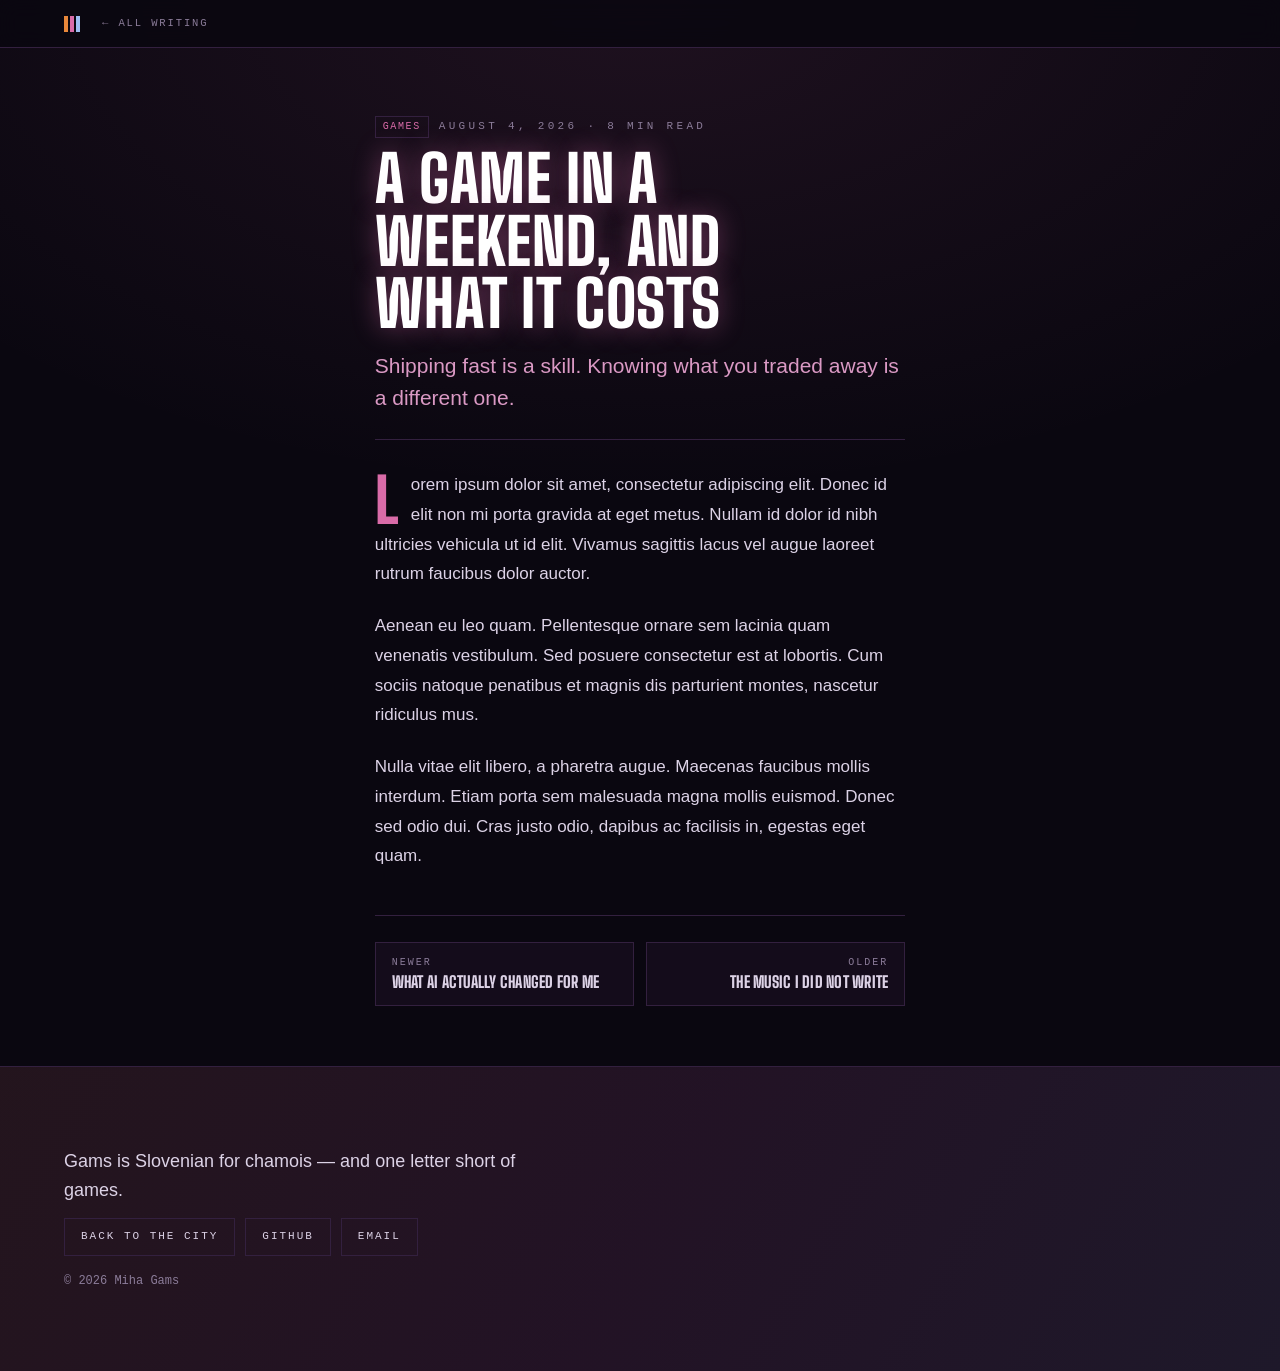
<file: writing/a-game-in-a-weekend.html>
<!doctype html>
<html lang="en">
<head>
<meta charset="utf-8">
<meta name="viewport" content="width=device-width, initial-scale=1">
<title>A game in a weekend, and what it costs — GAM(E)S</title>
<meta name="description" content="Shipping fast is a skill. Knowing what you traded away is a different one.">
<link rel="canonical" href="https://mihagams.vercel.app/writing/a-game-in-a-weekend.html">
<meta property="og:title" content="A game in a weekend, and what it costs">
<meta property="og:description" content="Shipping fast is a skill. Knowing what you traded away is a different one.">
<meta property="og:type" content="article">
<meta property="og:image" content="https://mihagams.vercel.app/assets/og.jpg">
<meta name="twitter:card" content="summary_large_image">
<link rel="icon" href="data:image/svg+xml,%3Csvg xmlns='http://www.w3.org/2000/svg' viewBox='0 0 32 32'%3E%3Crect width='32' height='32' fill='%230A0710'/%3E%3Cpath d='M8 5h2v3H8zm2 3h2v3h-2zm2 3h2v3h-2zm2 3h2v4h-2zM24 5h-2v3h2zm-2 3h-2v3h2zm-2 3h-2v3h2zm-2 3h-2v4h2zM12 17h8v4h-8zm1 4h2v4h-2zm4 0h2v4h-2zm-2 4h2v3h-2z' fill='%23F3B269'/%3E%3C/svg%3E">
<link rel="stylesheet" href="../style.css">
<script type="application/ld+json">
{"@context":"https://schema.org","@type":"BlogPosting","headline":"A game in a weekend, and what it costs",
 "datePublished":"2026-08-04","author":{"@type":"Person","name":"Miha Gams"},
 "mainEntityOfPage":"https://mihagams.vercel.app/writing/a-game-in-a-weekend.html"}
</script>
</head>
<body class="reading" style="--c:var(--magenta)">
<a class="skip" href="#article">Skip to the article</a>

<nav class="stickynav on" aria-label="Main">
  <a class="mark" href="../index.html" aria-label="Back to GAM(E)S">
    <i style="background:var(--sodium)"></i><i style="background:var(--magenta)"></i><i style="background:var(--beam)"></i>
  </a>
  <a href="../index.html#writing">&#8592; All writing</a>
</nav>

<main class="article-wrap">
  <article id="article" class="article">
    <p class="eyebrow"><span class="post-tag">Games</span>
      <time datetime="2026-08-04">August 4, 2026</time> · 8 min read</p>
    <h1>A game in a weekend, and what it costs</h1>
    <p class="lede">Shipping fast is a skill. Knowing what you traded away is a different one.</p>
    <div class="article-body">
      <p>Lorem ipsum dolor sit amet, consectetur adipiscing elit. Donec id elit non mi porta gravida at eget metus. Nullam id dolor id nibh ultricies vehicula ut id elit. Vivamus sagittis lacus vel augue laoreet rutrum faucibus dolor auctor.</p>
      <p>Aenean eu leo quam. Pellentesque ornare sem lacinia quam venenatis vestibulum. Sed posuere consectetur est at lobortis. Cum sociis natoque penatibus et magnis dis parturient montes, nascetur ridiculus mus.</p>
      <p>Nulla vitae elit libero, a pharetra augue. Maecenas faucibus mollis interdum. Etiam porta sem malesuada magna mollis euismod. Donec sed odio dui. Cras justo odio, dapibus ac facilisis in, egestas eget quam.</p>
    </div>
  </article>

  <nav class="postnav" aria-label="More writing">
      <a class="pn prev" href="what-ai-actually-changed.html"><span>Newer</span>What AI actually changed for me</a>
      <a class="pn next" href="music-i-did-not-write.html"><span>Older</span>The music I did not write</a>
  </nav>
</main>

<footer class="outro">
  <div class="outro-body">
    <p class="outro-line">Gams is Slovenian for chamois — and one letter short of games.</p>
    <div class="links">
      <a href="../index.html">Back to the city</a>
      <a href="https://github.com/mihagams-blip" rel="me">GitHub</a>
      <a href="mailto:mihagams@gmail.com">Email</a>
    </div>
    <p class="colophon">&copy; 2026 Miha Gams</p>
  </div>
</footer>
</body>
</html>
</file>
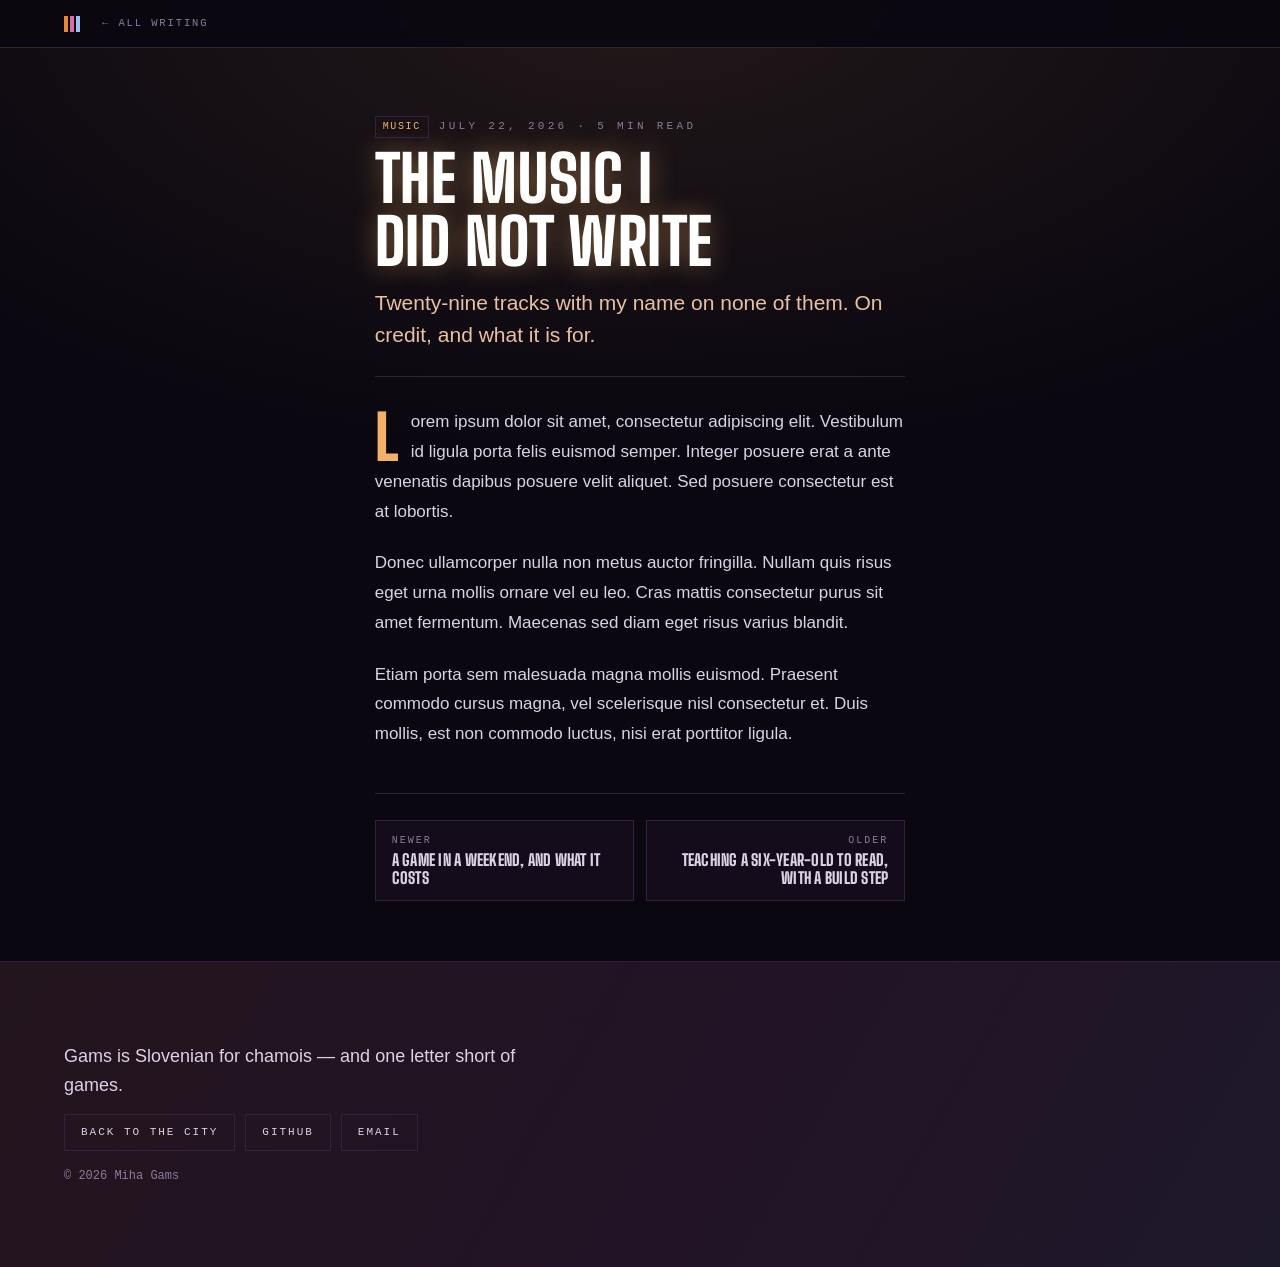
<file: writing/music-i-did-not-write.html>
<!doctype html>
<html lang="en">
<head>
<meta charset="utf-8">
<meta name="viewport" content="width=device-width, initial-scale=1">
<title>The music I did not write — GAM(E)S</title>
<meta name="description" content="Twenty-nine tracks with my name on none of them. On credit, and what it is for.">
<link rel="canonical" href="https://mihagams.vercel.app/writing/music-i-did-not-write.html">
<meta property="og:title" content="The music I did not write">
<meta property="og:description" content="Twenty-nine tracks with my name on none of them. On credit, and what it is for.">
<meta property="og:type" content="article">
<meta property="og:image" content="https://mihagams.vercel.app/assets/og.jpg">
<meta name="twitter:card" content="summary_large_image">
<link rel="icon" href="data:image/svg+xml,%3Csvg xmlns='http://www.w3.org/2000/svg' viewBox='0 0 32 32'%3E%3Crect width='32' height='32' fill='%230A0710'/%3E%3Cpath d='M8 5h2v3H8zm2 3h2v3h-2zm2 3h2v3h-2zm2 3h2v4h-2zM24 5h-2v3h2zm-2 3h-2v3h2zm-2 3h-2v3h2zm-2 3h-2v4h2zM12 17h8v4h-8zm1 4h2v4h-2zm4 0h2v4h-2zm-2 4h2v3h-2z' fill='%23F3B269'/%3E%3C/svg%3E">
<link rel="stylesheet" href="../style.css">
<script type="application/ld+json">
{"@context":"https://schema.org","@type":"BlogPosting","headline":"The music I did not write",
 "datePublished":"2026-07-22","author":{"@type":"Person","name":"Miha Gams"},
 "mainEntityOfPage":"https://mihagams.vercel.app/writing/music-i-did-not-write.html"}
</script>
</head>
<body class="reading" style="--c:var(--sodium-hi)">
<a class="skip" href="#article">Skip to the article</a>

<nav class="stickynav on" aria-label="Main">
  <a class="mark" href="../index.html" aria-label="Back to GAM(E)S">
    <i style="background:var(--sodium)"></i><i style="background:var(--magenta)"></i><i style="background:var(--beam)"></i>
  </a>
  <a href="../index.html#writing">&#8592; All writing</a>
</nav>

<main class="article-wrap">
  <article id="article" class="article">
    <p class="eyebrow"><span class="post-tag">Music</span>
      <time datetime="2026-07-22">July 22, 2026</time> · 5 min read</p>
    <h1>The music I did not write</h1>
    <p class="lede">Twenty-nine tracks with my name on none of them. On credit, and what it is for.</p>
    <div class="article-body">
      <p>Lorem ipsum dolor sit amet, consectetur adipiscing elit. Vestibulum id ligula porta felis euismod semper. Integer posuere erat a ante venenatis dapibus posuere velit aliquet. Sed posuere consectetur est at lobortis.</p>
      <p>Donec ullamcorper nulla non metus auctor fringilla. Nullam quis risus eget urna mollis ornare vel eu leo. Cras mattis consectetur purus sit amet fermentum. Maecenas sed diam eget risus varius blandit.</p>
      <p>Etiam porta sem malesuada magna mollis euismod. Praesent commodo cursus magna, vel scelerisque nisl consectetur et. Duis mollis, est non commodo luctus, nisi erat porttitor ligula.</p>
    </div>
  </article>

  <nav class="postnav" aria-label="More writing">
      <a class="pn prev" href="a-game-in-a-weekend.html"><span>Newer</span>A game in a weekend, and what it costs</a>
      <a class="pn next" href="teaching-a-six-year-old-to-read.html"><span>Older</span>Teaching a six-year-old to read, with a build step</a>
  </nav>
</main>

<footer class="outro">
  <div class="outro-body">
    <p class="outro-line">Gams is Slovenian for chamois — and one letter short of games.</p>
    <div class="links">
      <a href="../index.html">Back to the city</a>
      <a href="https://github.com/mihagams-blip" rel="me">GitHub</a>
      <a href="mailto:mihagams@gmail.com">Email</a>
    </div>
    <p class="colophon">&copy; 2026 Miha Gams</p>
  </div>
</footer>
</body>
</html>
</file>
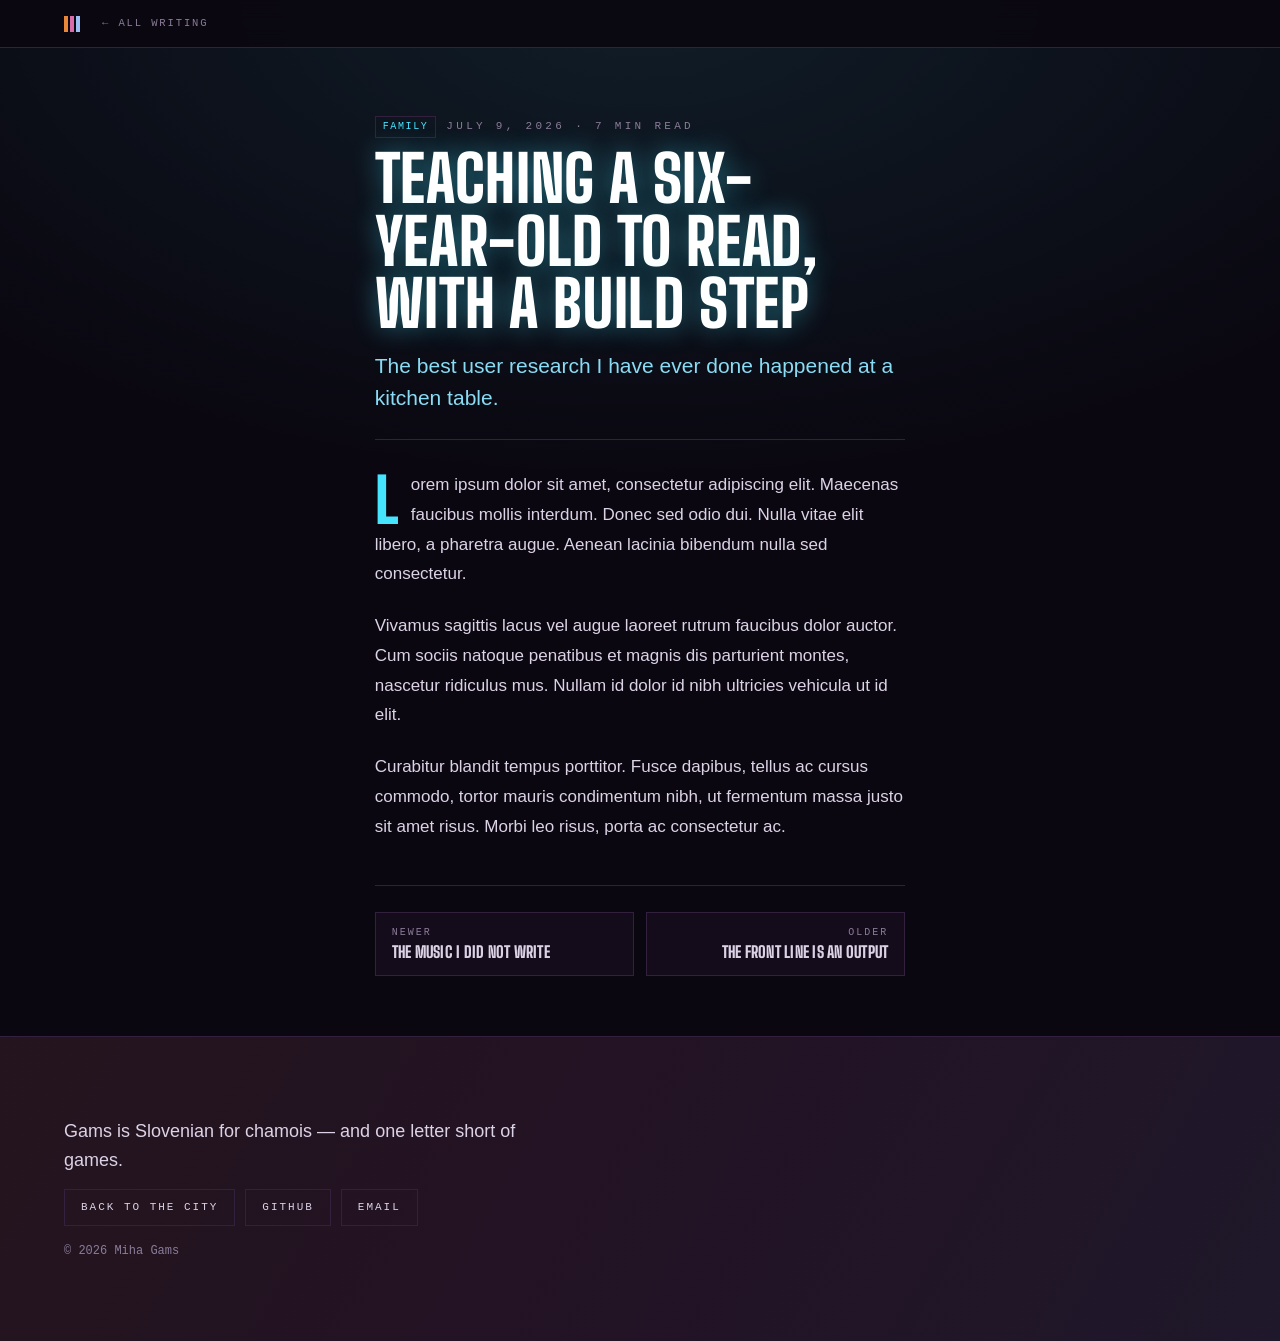
<file: writing/teaching-a-six-year-old-to-read.html>
<!doctype html>
<html lang="en">
<head>
<meta charset="utf-8">
<meta name="viewport" content="width=device-width, initial-scale=1">
<title>Teaching a six-year-old to read, with a build step — GAM(E)S</title>
<meta name="description" content="The best user research I have ever done happened at a kitchen table.">
<link rel="canonical" href="https://mihagams.vercel.app/writing/teaching-a-six-year-old-to-read.html">
<meta property="og:title" content="Teaching a six-year-old to read, with a build step">
<meta property="og:description" content="The best user research I have ever done happened at a kitchen table.">
<meta property="og:type" content="article">
<meta property="og:image" content="https://mihagams.vercel.app/assets/og.jpg">
<meta name="twitter:card" content="summary_large_image">
<link rel="icon" href="data:image/svg+xml,%3Csvg xmlns='http://www.w3.org/2000/svg' viewBox='0 0 32 32'%3E%3Crect width='32' height='32' fill='%230A0710'/%3E%3Cpath d='M8 5h2v3H8zm2 3h2v3h-2zm2 3h2v3h-2zm2 3h2v4h-2zM24 5h-2v3h2zm-2 3h-2v3h2zm-2 3h-2v3h2zm-2 3h-2v4h2zM12 17h8v4h-8zm1 4h2v4h-2zm4 0h2v4h-2zm-2 4h2v3h-2z' fill='%23F3B269'/%3E%3C/svg%3E">
<link rel="stylesheet" href="../style.css">
<script type="application/ld+json">
{"@context":"https://schema.org","@type":"BlogPosting","headline":"Teaching a six-year-old to read, with a build step",
 "datePublished":"2026-07-09","author":{"@type":"Person","name":"Miha Gams"},
 "mainEntityOfPage":"https://mihagams.vercel.app/writing/teaching-a-six-year-old-to-read.html"}
</script>
</head>
<body class="reading" style="--c:var(--cyan)">
<a class="skip" href="#article">Skip to the article</a>

<nav class="stickynav on" aria-label="Main">
  <a class="mark" href="../index.html" aria-label="Back to GAM(E)S">
    <i style="background:var(--sodium)"></i><i style="background:var(--magenta)"></i><i style="background:var(--beam)"></i>
  </a>
  <a href="../index.html#writing">&#8592; All writing</a>
</nav>

<main class="article-wrap">
  <article id="article" class="article">
    <p class="eyebrow"><span class="post-tag">Family</span>
      <time datetime="2026-07-09">July 9, 2026</time> · 7 min read</p>
    <h1>Teaching a six-year-old to read, with a build step</h1>
    <p class="lede">The best user research I have ever done happened at a kitchen table.</p>
    <div class="article-body">
      <p>Lorem ipsum dolor sit amet, consectetur adipiscing elit. Maecenas faucibus mollis interdum. Donec sed odio dui. Nulla vitae elit libero, a pharetra augue. Aenean lacinia bibendum nulla sed consectetur.</p>
      <p>Vivamus sagittis lacus vel augue laoreet rutrum faucibus dolor auctor. Cum sociis natoque penatibus et magnis dis parturient montes, nascetur ridiculus mus. Nullam id dolor id nibh ultricies vehicula ut id elit.</p>
      <p>Curabitur blandit tempus porttitor. Fusce dapibus, tellus ac cursus commodo, tortor mauris condimentum nibh, ut fermentum massa justo sit amet risus. Morbi leo risus, porta ac consectetur ac.</p>
    </div>
  </article>

  <nav class="postnav" aria-label="More writing">
      <a class="pn prev" href="music-i-did-not-write.html"><span>Newer</span>The music I did not write</a>
      <a class="pn next" href="the-front-line-is-an-output.html"><span>Older</span>The front line is an output</a>
  </nav>
</main>

<footer class="outro">
  <div class="outro-body">
    <p class="outro-line">Gams is Slovenian for chamois — and one letter short of games.</p>
    <div class="links">
      <a href="../index.html">Back to the city</a>
      <a href="https://github.com/mihagams-blip" rel="me">GitHub</a>
      <a href="mailto:mihagams@gmail.com">Email</a>
    </div>
    <p class="colophon">&copy; 2026 Miha Gams</p>
  </div>
</footer>
</body>
</html>
</file>
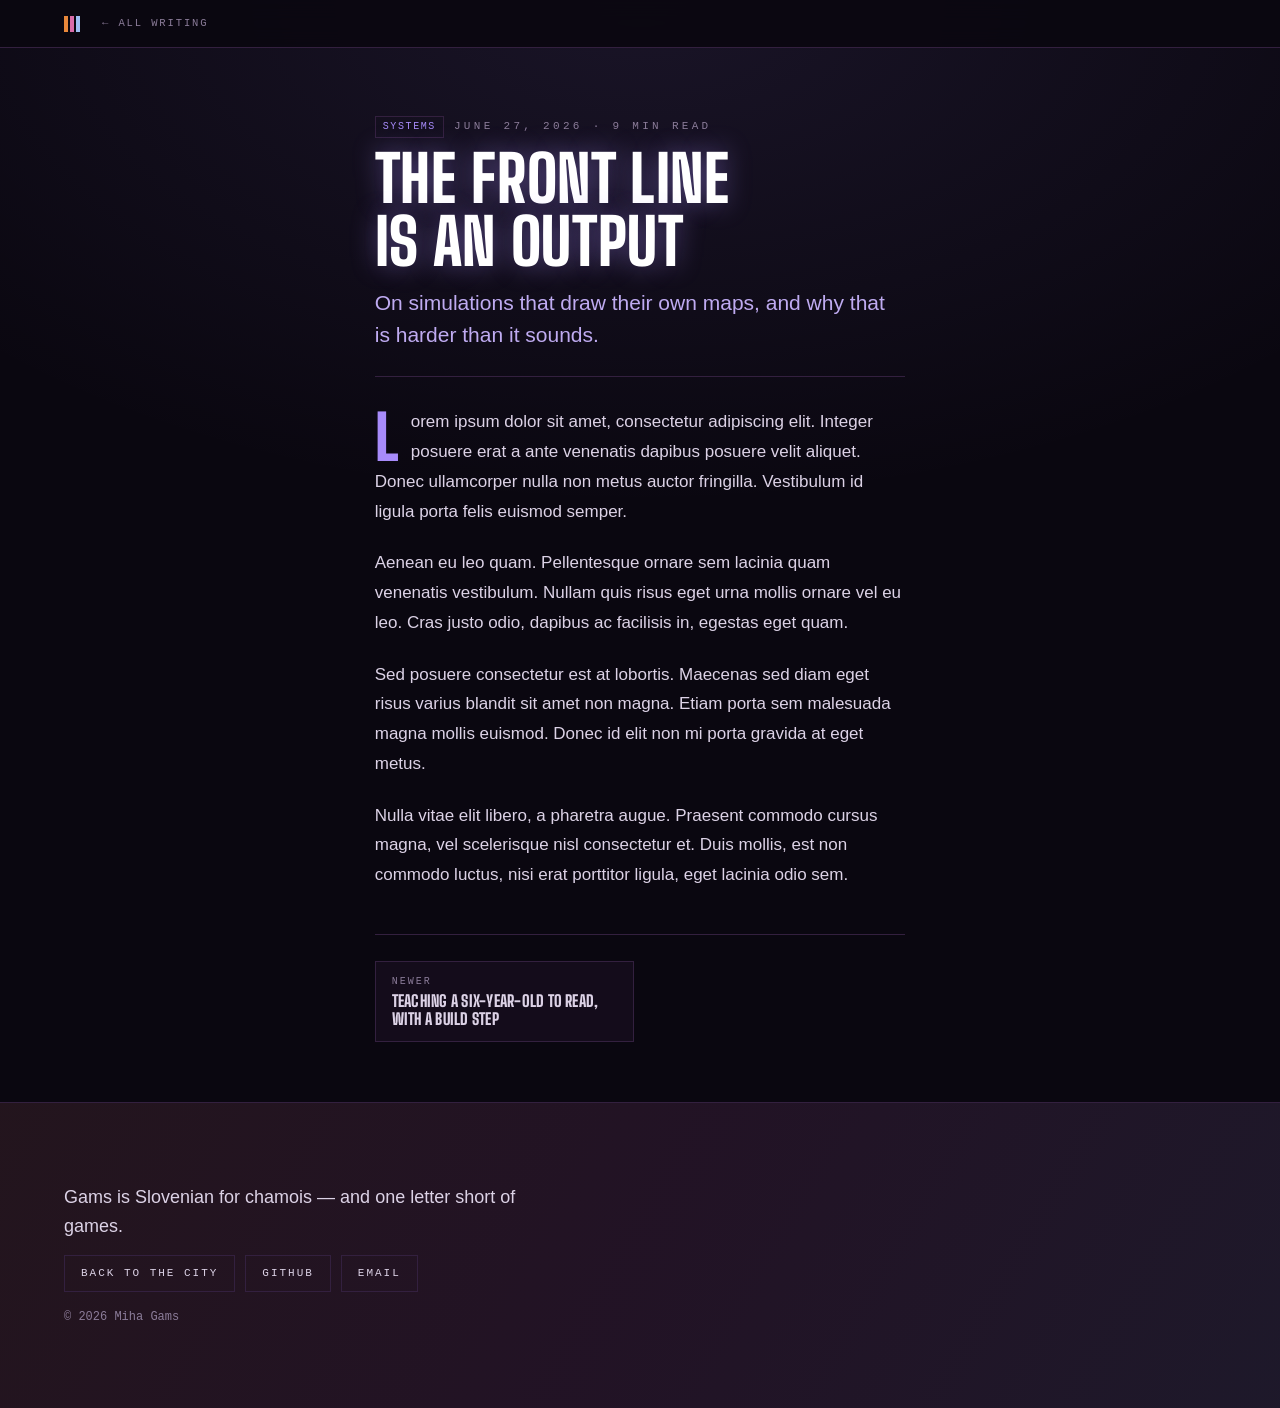
<file: writing/the-front-line-is-an-output.html>
<!doctype html>
<html lang="en">
<head>
<meta charset="utf-8">
<meta name="viewport" content="width=device-width, initial-scale=1">
<title>The front line is an output — GAM(E)S</title>
<meta name="description" content="On simulations that draw their own maps, and why that is harder than it sounds.">
<link rel="canonical" href="https://mihagams.vercel.app/writing/the-front-line-is-an-output.html">
<meta property="og:title" content="The front line is an output">
<meta property="og:description" content="On simulations that draw their own maps, and why that is harder than it sounds.">
<meta property="og:type" content="article">
<meta property="og:image" content="https://mihagams.vercel.app/assets/og.jpg">
<meta name="twitter:card" content="summary_large_image">
<link rel="icon" href="data:image/svg+xml,%3Csvg xmlns='http://www.w3.org/2000/svg' viewBox='0 0 32 32'%3E%3Crect width='32' height='32' fill='%230A0710'/%3E%3Cpath d='M8 5h2v3H8zm2 3h2v3h-2zm2 3h2v3h-2zm2 3h2v4h-2zM24 5h-2v3h2zm-2 3h-2v3h2zm-2 3h-2v3h2zm-2 3h-2v4h2zM12 17h8v4h-8zm1 4h2v4h-2zm4 0h2v4h-2zm-2 4h2v3h-2z' fill='%23F3B269'/%3E%3C/svg%3E">
<link rel="stylesheet" href="../style.css">
<script type="application/ld+json">
{"@context":"https://schema.org","@type":"BlogPosting","headline":"The front line is an output",
 "datePublished":"2026-06-27","author":{"@type":"Person","name":"Miha Gams"},
 "mainEntityOfPage":"https://mihagams.vercel.app/writing/the-front-line-is-an-output.html"}
</script>
</head>
<body class="reading" style="--c:var(--violet)">
<a class="skip" href="#article">Skip to the article</a>

<nav class="stickynav on" aria-label="Main">
  <a class="mark" href="../index.html" aria-label="Back to GAM(E)S">
    <i style="background:var(--sodium)"></i><i style="background:var(--magenta)"></i><i style="background:var(--beam)"></i>
  </a>
  <a href="../index.html#writing">&#8592; All writing</a>
</nav>

<main class="article-wrap">
  <article id="article" class="article">
    <p class="eyebrow"><span class="post-tag">Systems</span>
      <time datetime="2026-06-27">June 27, 2026</time> · 9 min read</p>
    <h1>The front line is an output</h1>
    <p class="lede">On simulations that draw their own maps, and why that is harder than it sounds.</p>
    <div class="article-body">
      <p>Lorem ipsum dolor sit amet, consectetur adipiscing elit. Integer posuere erat a ante venenatis dapibus posuere velit aliquet. Donec ullamcorper nulla non metus auctor fringilla. Vestibulum id ligula porta felis euismod semper.</p>
      <p>Aenean eu leo quam. Pellentesque ornare sem lacinia quam venenatis vestibulum. Nullam quis risus eget urna mollis ornare vel eu leo. Cras justo odio, dapibus ac facilisis in, egestas eget quam.</p>
      <p>Sed posuere consectetur est at lobortis. Maecenas sed diam eget risus varius blandit sit amet non magna. Etiam porta sem malesuada magna mollis euismod. Donec id elit non mi porta gravida at eget metus.</p>
      <p>Nulla vitae elit libero, a pharetra augue. Praesent commodo cursus magna, vel scelerisque nisl consectetur et. Duis mollis, est non commodo luctus, nisi erat porttitor ligula, eget lacinia odio sem.</p>
    </div>
  </article>

  <nav class="postnav" aria-label="More writing">
      <a class="pn prev" href="teaching-a-six-year-old-to-read.html"><span>Newer</span>Teaching a six-year-old to read, with a build step</a>
  </nav>
</main>

<footer class="outro">
  <div class="outro-body">
    <p class="outro-line">Gams is Slovenian for chamois — and one letter short of games.</p>
    <div class="links">
      <a href="../index.html">Back to the city</a>
      <a href="https://github.com/mihagams-blip" rel="me">GitHub</a>
      <a href="mailto:mihagams@gmail.com">Email</a>
    </div>
    <p class="colophon">&copy; 2026 Miha Gams</p>
  </div>
</footer>
</body>
</html>
</file>
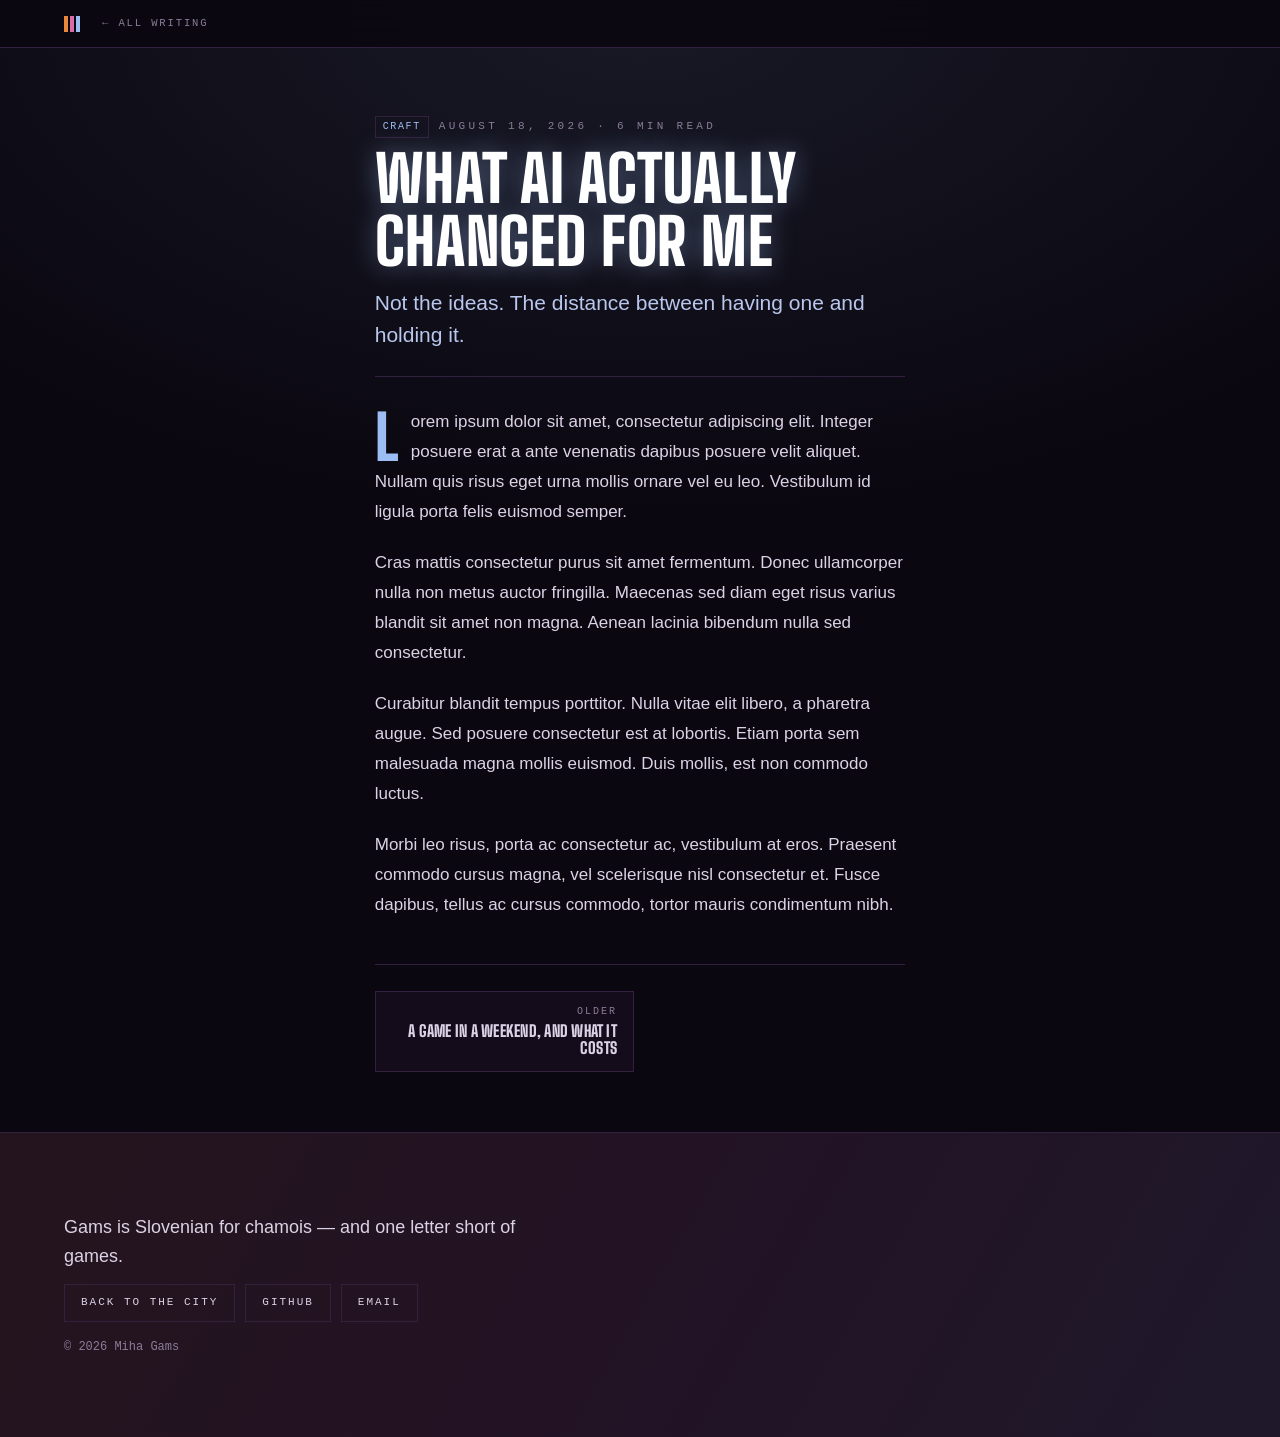
<file: writing/what-ai-actually-changed.html>
<!doctype html>
<html lang="en">
<head>
<meta charset="utf-8">
<meta name="viewport" content="width=device-width, initial-scale=1">
<title>What AI actually changed for me — GAM(E)S</title>
<meta name="description" content="Not the ideas. The distance between having one and holding it.">
<link rel="canonical" href="https://mihagams.vercel.app/writing/what-ai-actually-changed.html">
<meta property="og:title" content="What AI actually changed for me">
<meta property="og:description" content="Not the ideas. The distance between having one and holding it.">
<meta property="og:type" content="article">
<meta property="og:image" content="https://mihagams.vercel.app/assets/og.jpg">
<meta name="twitter:card" content="summary_large_image">
<link rel="icon" href="data:image/svg+xml,%3Csvg xmlns='http://www.w3.org/2000/svg' viewBox='0 0 32 32'%3E%3Crect width='32' height='32' fill='%230A0710'/%3E%3Cpath d='M8 5h2v3H8zm2 3h2v3h-2zm2 3h2v3h-2zm2 3h2v4h-2zM24 5h-2v3h2zm-2 3h-2v3h2zm-2 3h-2v3h2zm-2 3h-2v4h2zM12 17h8v4h-8zm1 4h2v4h-2zm4 0h2v4h-2zm-2 4h2v3h-2z' fill='%23F3B269'/%3E%3C/svg%3E">
<link rel="stylesheet" href="../style.css">
<script type="application/ld+json">
{"@context":"https://schema.org","@type":"BlogPosting","headline":"What AI actually changed for me",
 "datePublished":"2026-08-18","author":{"@type":"Person","name":"Miha Gams"},
 "mainEntityOfPage":"https://mihagams.vercel.app/writing/what-ai-actually-changed.html"}
</script>
</head>
<body class="reading" style="--c:var(--beam)">
<a class="skip" href="#article">Skip to the article</a>

<nav class="stickynav on" aria-label="Main">
  <a class="mark" href="../index.html" aria-label="Back to GAM(E)S">
    <i style="background:var(--sodium)"></i><i style="background:var(--magenta)"></i><i style="background:var(--beam)"></i>
  </a>
  <a href="../index.html#writing">&#8592; All writing</a>
</nav>

<main class="article-wrap">
  <article id="article" class="article">
    <p class="eyebrow"><span class="post-tag">Craft</span>
      <time datetime="2026-08-18">August 18, 2026</time> · 6 min read</p>
    <h1>What AI actually changed for me</h1>
    <p class="lede">Not the ideas. The distance between having one and holding it.</p>
    <div class="article-body">
      <p>Lorem ipsum dolor sit amet, consectetur adipiscing elit. Integer posuere erat a ante venenatis dapibus posuere velit aliquet. Nullam quis risus eget urna mollis ornare vel eu leo. Vestibulum id ligula porta felis euismod semper.</p>
      <p>Cras mattis consectetur purus sit amet fermentum. Donec ullamcorper nulla non metus auctor fringilla. Maecenas sed diam eget risus varius blandit sit amet non magna. Aenean lacinia bibendum nulla sed consectetur.</p>
      <p>Curabitur blandit tempus porttitor. Nulla vitae elit libero, a pharetra augue. Sed posuere consectetur est at lobortis. Etiam porta sem malesuada magna mollis euismod. Duis mollis, est non commodo luctus.</p>
      <p>Morbi leo risus, porta ac consectetur ac, vestibulum at eros. Praesent commodo cursus magna, vel scelerisque nisl consectetur et. Fusce dapibus, tellus ac cursus commodo, tortor mauris condimentum nibh.</p>
    </div>
  </article>

  <nav class="postnav" aria-label="More writing">
      <a class="pn next" href="a-game-in-a-weekend.html"><span>Older</span>A game in a weekend, and what it costs</a>
  </nav>
</main>

<footer class="outro">
  <div class="outro-body">
    <p class="outro-line">Gams is Slovenian for chamois — and one letter short of games.</p>
    <div class="links">
      <a href="../index.html">Back to the city</a>
      <a href="https://github.com/mihagams-blip" rel="me">GitHub</a>
      <a href="mailto:mihagams@gmail.com">Email</a>
    </div>
    <p class="colophon">&copy; 2026 Miha Gams</p>
  </div>
</footer>
</body>
</html>
</file>
<file: style.css>
/* GAM(E)S — deliberately single-theme: a night city. Every surface painted
   explicitly. Palette sampled from the hero artwork. */

/* Inlined as a data URI so the face exists at first paint — no swap,
   no fallback metrics, no layout shift. 7.7 KB font ≈ 10 KB base64. */
@font-face{
  font-family:"BigShoulders";
  src:url([data-uri]) format("woff2");
  font-weight:800;
}
/* CLS guard: metric-adjusted local fallback for the display role */
@font-face{
  font-family:"display-fallback";
  src:local("Helvetica Neue Bold"), local("Arial Bold");
  size-adjust:88%; ascent-override:92%; descent-override:24%;
}

:root{
  --ink:#0A0710; --ink-2:#140C1B; --ink-3:#1D1226;
  --edge:#33203F;
  --sodium:#E8873A; --sodium-hi:#F3B269;
  --beam:#9DBEF2; --magenta:#D96BA8;
  --cyan:#45E4FF; --violet:#A78BFA;
  --text:#DCD2E6; --dim:#8B7C99;
  --display:"BigShoulders","display-fallback","Arial Narrow",sans-serif;
  --body:-apple-system,BlinkMacSystemFont,"Segoe UI",Helvetica,Arial,sans-serif;
  --mono:ui-monospace,"SF Mono",SFMono-Regular,Menlo,Consolas,monospace;
  --gutter:clamp(20px,5vw,64px);
}
*{box-sizing:border-box}
body{
  margin:0; background:var(--ink); color:var(--text);
  font-family:var(--body); font-size:16px; line-height:1.6;
  -webkit-font-smoothing:antialiased;
}
:focus-visible{ outline:2px solid var(--beam); outline-offset:3px }
.sr-only{position:absolute;width:1px;height:1px;padding:0;margin:-1px;overflow:hidden;clip:rect(0 0 0 0);white-space:nowrap;border:0}
.skip{
  position:absolute;left:-999px;top:0;z-index:100;
  background:var(--ink-2);color:var(--text);padding:10px 16px;border:1px solid var(--beam);
  font-family:var(--mono);font-size:12px;
}
.skip:focus{left:12px}

.eyebrow{
  margin:0 0 10px; font-family:var(--mono); font-size:11px;
  letter-spacing:.3em; text-transform:uppercase; color:var(--dim);
  display:flex; align-items:center; gap:10px;
}
.accent-beam{color:var(--beam)} .accent-mag{color:var(--magenta)} .accent-sodium{color:var(--sodium-hi)}

h2{
  font-family:var(--display); font-weight:800;
  font-size:clamp(30px,4.5vw,52px); line-height:1;
  letter-spacing:.01em; text-transform:uppercase; margin:0 0 24px;
  text-wrap:balance;
}

/* ---------------- HERO ---------------- */

.hero{ position:relative; overflow:hidden; background:var(--ink) }
.backdrop{
  position:absolute; inset:0;
  background:var(--ink) url("assets/poster.webp") center / cover no-repeat;
  filter:blur(70px) brightness(.35) saturate(1.2);
  transform:scale(1.2); pointer-events:none;
}
.plate{
  position:relative; width:100%; aspect-ratio:16/9; max-height:100svh;
}
.plate .poster,.plate .loop{
  position:absolute; inset:0; width:100%; height:100%;
  object-fit:contain; display:block;
}
.plate .loop{ opacity:0; transition:opacity 900ms ease }
.plate .loop.ready{ opacity:1 }
.grain{
  position:absolute; inset:0; pointer-events:none; z-index:1;
  background:repeating-linear-gradient(to bottom,
    rgba(0,0,0,.16) 0 1px, transparent 2px 4px);
  mix-blend-mode:multiply; opacity:.45;
}
.vignette{
  position:absolute; inset:0; pointer-events:none; z-index:1;
  background:
    linear-gradient(to top, rgba(10,7,16,.93) 0%, rgba(10,7,16,.45) 24%, transparent 52%),
    linear-gradient(to right, rgba(10,7,16,.66) 0%, rgba(10,7,16,.22) 30%, transparent 52%);
}
.overlay{
  position:absolute; left:0; right:0; bottom:0; z-index:2;
  padding:var(--gutter); padding-bottom:clamp(26px,5vh,60px);
  display:flex; flex-direction:column; align-items:flex-start; gap:14px;
}
.dot{
  width:6px;height:6px;border-radius:50%;background:var(--sodium);
  box-shadow:0 0 10px 2px rgba(232,135,58,.75);
  animation:pulse 2.6s ease-in-out infinite;
}
@keyframes pulse{0%,100%{opacity:1}50%{opacity:.25}}
.hero .eyebrow{color:var(--sodium-hi)}

/* — the sign — */
.wordmark{
  margin:0; font-family:var(--display); font-weight:800;
  text-transform:uppercase; line-height:.88; letter-spacing:.015em;
  font-size:clamp(52px,11vw,148px);
}
.wordmark .l1{
  display:block; color:var(--text);
  text-shadow:
    0 0 2px rgba(220,210,230,.9),
    0 0 18px rgba(157,190,242,.55),
    0 0 46px rgba(157,190,242,.30);
}
.wordmark .l2{
  display:block; color:var(--sodium-hi); padding-left:.04em;
  text-shadow:
    0 0 2px rgba(243,178,105,.95),
    0 0 20px rgba(232,135,58,.60),
    0 0 52px rgba(232,135,58,.35);
}
/* The flickering letter. Parens are the tube brackets — slightly dimmer. */
.neon-e{
  color:var(--sodium);
  animation:
    flicker-on 1.1s steps(1,end) 1 both,
    gutter 9s steps(1,end) 2.2s infinite;
}
@keyframes flicker-on{
  0%,14%{opacity:.12; text-shadow:none}
  15%,18%{opacity:1} 19%,23%{opacity:.15; text-shadow:none}
  24%,52%{opacity:1} 53%,57%{opacity:.2; text-shadow:none}
  58%,100%{opacity:1}
}
@keyframes gutter{
  0%,91%{opacity:1}
  92%,93.5%{opacity:.18; text-shadow:none}
  94%,96%{opacity:1}
  96.5%,97.5%{opacity:.3; text-shadow:none}
  98%,100%{opacity:1}
}
@media (prefers-reduced-motion: reduce){
  .neon-e{ animation:none; opacity:.55 }
  .dot{ animation:none }
  .plate .loop{ display:none }
}

.tagline{
  margin:0; max-width:46ch; font-size:clamp(15px,1.7vw,19px);
  line-height:1.5;
  text-shadow:0 2px 16px rgba(10,7,16,.9);
}
.tag-em{ color:var(--sodium-hi) }
.hero-nav{ display:flex; gap:10px; flex-wrap:wrap; margin-top:4px }
.hero-nav a{
  color:var(--text); text-decoration:none;
  border:1px solid var(--edge); background:rgba(20,12,27,.55);
  padding:11px 20px; font-family:var(--mono);
  font-size:11px; letter-spacing:.22em; text-transform:uppercase;
  -webkit-backdrop-filter:blur(6px); backdrop-filter:blur(6px);
  transition:border-color 200ms ease,color 200ms ease;
}
.hero-nav a:hover{ border-color:var(--beam); color:#fff }

/* HUD */
.hud{
  display:flex; flex-wrap:wrap; gap:2px;
  padding:12px var(--gutter);
  border-top:1px solid var(--edge); border-bottom:1px solid var(--edge);
  background:var(--ink-2);
  font-family:var(--mono); font-size:12px; letter-spacing:.14em;
  font-variant-numeric:tabular-nums;
}
.hud span{ border:1px solid var(--edge); padding:4px 12px; color:var(--dim); text-transform:uppercase }
.hud b{ color:var(--sodium-hi); font-weight:400 }

/* ---------------- STICKY NAV ---------------- */
.stickynav{
  position:fixed; top:0; left:0; right:0; z-index:50;
  display:flex; align-items:center; gap:20px; height:48px;
  padding:0 var(--gutter);
  background:rgba(10,7,16,.9);
  border-bottom:1px solid var(--edge);
  -webkit-backdrop-filter:blur(10px); backdrop-filter:blur(10px);
  transform:translateY(-100%); transition:transform 260ms ease;
}
.stickynav.on{ transform:translateY(0) }
.stickynav:not(.on){ visibility:hidden }
.stickynav.on{ visibility:visible }
@media (prefers-reduced-motion: reduce){ .stickynav{ transition:none } }
.stickynav .mark{ display:flex; gap:2px; margin-right:2px }
.stickynav .mark i{ width:4px; height:16px; display:block }
.stickynav a{
  color:var(--dim); text-decoration:none;
  font-family:var(--mono); font-size:10.5px; letter-spacing:.18em; text-transform:uppercase;
  transition:color 180ms ease;
}
.stickynav a:hover{ color:var(--text) }
.stickynav a.active[data-spy="projects"]{ color:var(--beam) }
.stickynav a.active[data-spy="music"]{ color:var(--magenta) }
.stickynav a.active[data-spy="books"]{ color:var(--sodium-hi) }

/* ---------------- SECTION SHELLS (built out in later phases) ---------------- */
main section{ padding:clamp(56px,9vw,110px) var(--gutter) }
.s-projects h2{ color:var(--beam) }
.s-music h2{ color:var(--magenta) }
.s-books h2{ color:var(--sodium-hi) }

.featured,.grid{ margin:0; padding:0; list-style:none }
.tracks{ margin:0; padding:0; list-style:none }
.credit{ font-family:var(--mono); font-size:12px; color:var(--dim); margin:16px 0 0 }
.credit a{ color:var(--magenta); text-decoration:none; border-bottom:1px solid rgba(217,107,168,.35) }
.credit a:hover{ color:var(--sodium-hi); border-bottom-color:var(--sodium-hi) }
#viz{ width:100%; height:120px; border:1px solid var(--edge); background:var(--ink-2) }
.notepanel{ border:1px solid var(--edge); background:var(--ink-2); padding:18px; max-width:70ch }
.showall{
  margin-top:14px; width:100%; padding:14px;
  background:none; border:1px dashed var(--beam); color:var(--beam);
  font-family:var(--mono); font-size:11px; letter-spacing:.2em; text-transform:uppercase; cursor:pointer;
}

/* ---------------- OUTRO ---------------- */
.outro{
  display:flex; gap:32px; align-items:center; flex-wrap:wrap;
  padding:clamp(40px,7vw,80px) var(--gutter);
  border-top:1px solid var(--edge);
  background:
    linear-gradient(120deg, rgba(232,135,58,.07), rgba(217,107,168,.07) 50%, rgba(157,190,242,.07)),
    var(--ink-2);
}
/* ---- the chamois ---- */
.gams-wrap{ display:flex; flex-direction:column; align-items:center; gap:8px; flex:none }
.gams3d{
  position:relative;
  width:240px; height:320px;
  border:1px solid var(--edge);
  background:
    radial-gradient(60% 50% at 50% 62%, rgba(232,135,58,.16), transparent 70%),
    linear-gradient(180deg, rgba(157,190,242,.06), rgba(217,107,168,.06));
  cursor:grab; touch-action:pan-y;
}
.gams3d.grabbing{ cursor:grabbing }
.gams3d canvas{ display:block; position:relative; z-index:1 }
.avatar{
  position:absolute; inset:0; width:100%; height:100%;
  object-fit:contain; transition:opacity 500ms ease;
}
.gams3d.live .avatar{ opacity:0 }
.gams-hint{
  margin:0; font-family:var(--mono); font-size:11px;
  letter-spacing:.2em; text-transform:uppercase; color:var(--dim); opacity:0;
  transition:opacity 300ms ease;
}
.gams3d.live + .gams-hint{ opacity:1 }
@media (max-width:600px){
  .gams3d{ width:180px; height:240px }
}
.outro-body{ max-width:56ch }
.outro-line{ margin:0 0 14px; font-size:clamp(15px,1.8vw,18px) }
.links{ display:flex; gap:10px; flex-wrap:wrap }
.links a{
  color:var(--text); text-decoration:none; border:1px solid var(--edge);
  padding:9px 16px; font-family:var(--mono); font-size:11px;
  letter-spacing:.18em; text-transform:uppercase;
}
.links a:hover{ border-color:var(--beam) }
.colophon{ margin:16px 0 0; font-family:var(--mono); font-size:12px; color:var(--dim) }

/* ---------------- PROJECT CARDS ---------------- */
/* The featured row mirrors the music cover cards: one up, two across, then
   four in a row once there is room — a 15-inch laptop lands in the last
   band, so both sections read as one system. */
.featured{
  display:grid; grid-template-columns:1fr;
  gap:14px; margin-bottom:26px;
}
@media (min-width:601px){ .featured{ grid-template-columns:repeat(2,1fr) } }
@media (min-width:1100px){
  .featured{ grid-template-columns:repeat(4,1fr) }
  /* at quarter width the big card's type has to come down to the grid's */
  .card--big h3{ font-size:19px }
  .card--big .cdesc{ font-size:13.5px }
  /* keep the grid below denser so the hierarchy still reads */
  .grid{ grid-template-columns:repeat(auto-fill,minmax(210px,1fr)) }
}
.grid{
  display:grid; grid-template-columns:repeat(auto-fill,minmax(240px,1fr));
  gap:12px;
}
.card{
  border:1px solid var(--edge); background:var(--ink-2);
  display:flex; flex-direction:column;
  transition:transform 220ms ease, box-shadow 220ms ease, border-color 220ms ease;
}
.cardlink{ color:inherit; text-decoration:none; display:flex; flex-direction:column; height:100% }
.card:hover, .card:focus-within{
  transform:translateY(-4px);
  border-color:var(--beam);
  box-shadow:0 14px 40px -18px rgba(157,190,242,.45);
}
@media (prefers-reduced-motion: reduce){
  .card, .card:hover, .card:focus-within{ transform:none; transition:none }
}
.card .shot{ background:#0e0916; overflow:hidden }
.card .shot img{ display:block; width:100%; height:auto; aspect-ratio:16/10; object-fit:cover }
.card .cbody{ padding:14px 16px 18px; display:flex; flex-direction:column; gap:6px; flex:1 }
.card h3{
  margin:0; font-family:var(--display); font-weight:800;
  font-size:20px; letter-spacing:.02em; text-transform:uppercase;
}
.card--big h3{ font-size:26px }
.live{
  font-family:var(--mono); font-size:11px; letter-spacing:.18em;
  text-transform:uppercase; color:#7CE38B;
}
.card .meta{
  margin:0; font-family:var(--mono); font-size:12px;
  letter-spacing:.08em; color:var(--dim); text-transform:uppercase;
}
.card .cdesc{ margin:2px 0 0; font-size:14px; color:var(--text) }
.card--big .cdesc{ font-size:15px }
.why{ margin-top:auto; padding-top:10px }
.why{ border-top:1px dashed var(--edge) }
.wlab{
  display:block; font-family:var(--mono); font-size:11px;
  letter-spacing:.24em; text-transform:uppercase; color:var(--magenta);
  margin-bottom:3px;
}
.why p{ margin:0; font-size:13.5px; line-height:1.55; color:var(--dim); font-style:italic }

/* mobile: tighter lab so Music stays reachable */
@media (max-width:760px){
  .grid{ grid-template-columns:1fr 1fr; gap:8px }
  .card .cbody{ padding:10px 10px 12px }
  .card h3{ font-size:16px }
  .card--big h3{ font-size:21px }
  .card .cdesc{ font-size:13px }
  .card .meta{ font-size:11px }
  .why p{ font-size:12.5px }
  .wlab{ font-size:10.5px }
  main section{ padding:40px var(--gutter) }
}

/* ---------------- TRACKS ---------------- */
.tracks{ margin-top:14px; max-height:min(620px, 72vh); overflow-y:auto; overscroll-behavior:contain }
.tracks::-webkit-scrollbar{ width:8px }
.tracks::-webkit-scrollbar-track{ background:var(--ink-2) }
.tracks::-webkit-scrollbar-thumb{ background:var(--edge) }
.trackrow{
  display:flex; align-items:center; gap:12px;
  border:1px solid var(--edge); border-top:none;
  padding-right:14px;
}
.trackrow:first-child{ border-top:1px solid var(--edge) }
.track{
  flex:1; display:flex; align-items:center; gap:14px;
  background:none; border:none; color:var(--text);
  font-family:var(--body); font-size:14.5px;
  padding:13px 0 13px 14px; cursor:pointer; text-align:left;
  min-height:44px;
}
.t-btn{
  width:34px; height:34px; flex:none;
  display:flex; align-items:center; justify-content:center;
  border:1px solid var(--magenta); color:var(--magenta);
}
.t-btn svg{ width:12px; height:12px }
.track.is-playing .t-btn{ background:var(--magenta); color:var(--ink) }
.track:hover .t-btn{ box-shadow:0 0 14px -2px rgba(217,107,168,.7) }
.t-title{ flex:1 }
.t-genre{ font-family:var(--mono); font-size:12px; color:var(--dim) }
.t-dur{ font-family:var(--mono); font-size:12px; color:var(--dim); font-variant-numeric:tabular-nums }
.t-for{
  font-family:var(--mono); font-size:11px; letter-spacing:.1em;
  color:var(--beam); border:1px solid var(--edge); padding:3px 8px;
  text-transform:uppercase; white-space:nowrap;
}
.t-ext{ font-family:var(--mono); font-size:11px; color:var(--sodium-hi); text-decoration:none }
.t-err{ font-family:var(--mono); font-size:10px; color:#E36B6B; letter-spacing:.1em; text-transform:uppercase }
@media (max-width:600px){
  .t-genre{ display:none }
  .t-for{ display:none }
}

/* ---------------- SHELF ----------------
   Books are neon HUD panels: one accent-coloured octagon, a second inset
   copy punched out in ink, and a ticks layer for the small marks. Pure
   CSS, so the shelf takes any number of books at any accent colour. */

/* One shelf, however many books. It scrolls horizontally with snap points,
   and each spine tilts by how far it sits from the middle of the scrollport
   — a coverflow, driven by CSS scroll timelines where they exist and simply
   absent (a plain, perfectly usable scroller) where they don't. */
.shelf-rail{
  position:relative;
  margin-bottom:26px;
}
.shelf{
  display:flex; flex-wrap:nowrap; gap:18px; align-items:center;
  padding:34px 0 26px;
  overflow-x:auto; overflow-y:hidden;
  scroll-snap-type:x proximity;
  scrollbar-width:none;
  overscroll-behavior-x:contain;
  perspective:1100px; perspective-origin:50% 50%;
  /* the row fades out at both ends instead of stopping at a hard edge */
  -webkit-mask-image:linear-gradient(90deg, transparent 0, #000 72px,
    #000 calc(100% - 72px), transparent 100%);
  mask-image:linear-gradient(90deg, transparent 0, #000 72px,
    #000 calc(100% - 72px), transparent 100%);
}
.shelf::-webkit-scrollbar{ display:none }
.shelf > .spine{ scroll-snap-align:center; flex:0 0 auto }

@supports (animation-timeline: view(inline)) {
  @media (prefers-reduced-motion: no-preference){
    .shelf > .spine{
      animation:sp-flow linear both;
      animation-timeline:view(inline);
      animation-range:entry 0% exit 100%;
    }
    /* the open book opts out — its pull-out transform owns it */
    .shelf > .spine[aria-expanded="true"]{ animation:none }
  }
}
@keyframes sp-flow{
  0%   { rotate:y 34deg; scale:.84; opacity:.5 }
  50%  { rotate:y 0deg;  scale:1;   opacity:1 }
  100% { rotate:y -34deg; scale:.84; opacity:.5 }
}

/* rail controls */
.shelf-nav{
  position:absolute; top:50%; translate:0 -50%; z-index:3;
  width:38px; height:38px; display:flex; align-items:center; justify-content:center;
  background:rgba(10,7,16,.78); border:1px solid var(--edge); color:var(--text);
  font-family:var(--mono); cursor:pointer;
  -webkit-backdrop-filter:blur(6px); backdrop-filter:blur(6px);
  transition:border-color 180ms ease, color 180ms ease;
}
.shelf-nav:hover{ border-color:var(--beam); color:#fff }
.shelf-nav[hidden]{ display:none }
.shelf-nav.prev{ left:-6px }
.shelf-nav.next{ right:-6px }
.shelf-count{
  font-family:var(--mono); font-size:12px; color:var(--dim);
  letter-spacing:.14em; text-transform:uppercase; margin:0 0 4px;
}

.spine{
  --c:var(--sodium-hi);
  --notch:16px;
  position:relative;
  width:118px; height:300px;      /* uniform: a long title wraps rather than
                                     towering over the rest of the shelf */
  padding:30px 14px 22px;
  background:none; border:none; cursor:pointer;
  display:flex; align-items:center; justify-content:center;
  font-family:var(--body); color:var(--text);
  transition:transform 420ms cubic-bezier(.2,.9,.25,1), filter 420ms ease;
  filter:drop-shadow(0 0 10px color-mix(in srgb, var(--c) 45%, transparent));
}

.sp-frame{
  position:absolute; inset:0; pointer-events:none;
  background:var(--c);
  clip-path:polygon(
    0 var(--notch), var(--notch) 0,
    calc(100% - 28px) 0, calc(100% - 18px) 10px, 100% 10px,
    100% calc(100% - var(--notch)), calc(100% - var(--notch)) 100%,
    28px 100%, 18px calc(100% - 10px), 0 calc(100% - 10px)
  );
}
/* punched interior — what is left of the accent reads as a 2px neon line */
.sp-frame::after{
  content:""; position:absolute; inset:2px;
  background:
    linear-gradient(180deg,
      color-mix(in srgb, var(--c) 14%, transparent),
      rgba(10,7,16,.92) 34%, rgba(10,7,16,.96));
  clip-path:polygon(
    0 var(--notch), var(--notch) 0,
    calc(100% - 28px) 0, calc(100% - 18px) 10px, 100% 10px,
    100% calc(100% - var(--notch)), calc(100% - var(--notch)) 100%,
    28px 100%, 18px calc(100% - 10px), 0 calc(100% - 10px)
  );
}
.spine.sp-has-art .sp-frame::after{
  background-image:
    linear-gradient(180deg, rgba(10,7,16,.35), rgba(10,7,16,.86)), var(--art);
  background-size:cover; background-position:center;
}

/* the small HUD marks: dashes top-right, diagonal hatch mid-left */
.sp-ticks{ position:absolute; inset:0; pointer-events:none; opacity:.85 }
.sp-ticks::before{
  content:""; position:absolute; right:9px; top:26px; width:7px; height:54px;
  background:repeating-linear-gradient(180deg, var(--c) 0 3px, transparent 3px 9px);
}
.sp-ticks::after{
  content:""; position:absolute; left:7px; bottom:34px; width:12px; height:40px;
  background:repeating-linear-gradient(135deg, var(--c) 0 2px, transparent 2px 7px);
  opacity:.7;
}

.sp-no{
  position:absolute; left:0; right:0; top:9px;
  font-family:var(--mono); font-size:11px; letter-spacing:.22em;
  color:var(--c); opacity:.9;
}

.sp-body{
  position:relative; z-index:1;
  writing-mode:vertical-rl; transform:rotate(180deg);
  display:flex; align-items:center; gap:10px;
  max-height:100%; max-width:100%;
}
.sp-t{
  font-family:var(--display); font-weight:800;
  font-size:19px; letter-spacing:.03em; text-transform:uppercase;
  line-height:1.15; color:#fff;
  max-height:100%;                 /* wraps into a second column when long */
  text-shadow:0 0 12px color-mix(in srgb, var(--c) 70%, transparent);
}
.sp-a{
  font-family:var(--mono); font-size:11px; letter-spacing:.12em;
  color:color-mix(in srgb, var(--c) 78%, white);
}

.spine:hover, .spine:focus-visible{
  transform:translateY(-8px);
  filter:drop-shadow(0 0 20px color-mix(in srgb, var(--c) 75%, transparent));
}
.spine[aria-expanded="true"]{
  transform:translateY(-16px) translateZ(52px) rotateY(-7deg);
  filter:drop-shadow(0 18px 30px rgba(0,0,0,.65))
         drop-shadow(0 0 26px color-mix(in srgb, var(--c) 90%, transparent));
}
.spine[aria-expanded="true"] .sp-ticks{ opacity:1 }
.spine:focus-visible{ outline:none }
.spine:focus-visible .sp-frame{ box-shadow:0 0 0 2px var(--beam) }

/* Dust off the shelf. The puffs are a generated noise texture (assets/dust.webp,
   a 2x2 atlas of four wisps — tools/make-dust.py) used as a MASK, so each one
   has real internal structure and still takes the book's accent colour. They
   tumble as they drift; blurred circles read as CSS, smoke reads as smoke. */
.sp-mist{
  position:absolute; inset:-56px; z-index:0; pointer-events:none;
}
.sp-mist i{
  position:absolute; display:block;
  width:150px; height:150px;
  background:radial-gradient(circle at 44% 42%,
    color-mix(in srgb, var(--c) 45%, white) 0%,
    color-mix(in srgb, var(--c) 90%, white) 38%,
    color-mix(in srgb, var(--c) 60%, transparent) 72%,
    transparent 90%);
  -webkit-mask-image:url("assets/dust.webp"); mask-image:url("assets/dust.webp");
  -webkit-mask-size:200% 200%; mask-size:200% 200%;
  -webkit-mask-repeat:no-repeat; mask-repeat:no-repeat;
  filter:blur(1px);
  opacity:0;
}
/* each puff samples a different cell of the atlas */
.sp-mist i:nth-child(1){ -webkit-mask-position:0 0;       mask-position:0 0;
  left:-6px;  bottom:64px; --dx:-64px; --dy:-26px; --rot:-38deg; animation-delay:0ms }
.sp-mist i:nth-child(2){ -webkit-mask-position:100% 0;    mask-position:100% 0;
  right:-14px;bottom:92px; --dx: 62px; --dy:-38px; --rot: 44deg; animation-delay:60ms }
.sp-mist i:nth-child(3){ -webkit-mask-position:0 100%;    mask-position:0 100%;
  left:6px;   bottom:6px;  --dx:-44px; --dy: 34px; --rot: 28deg; animation-delay:120ms }
.sp-mist i:nth-child(4){ -webkit-mask-position:100% 100%; mask-position:100% 100%;
  right:0;    bottom:-8px; --dx: 48px; --dy: 40px; --rot:-32deg; animation-delay:180ms }
.sp-mist i:nth-child(5){ -webkit-mask-position:50% 50%;   mask-position:50% 50%;
  left:26%;   top:-6px;    --dx: -8px; --dy:-56px; --rot: 18deg; animation-delay:95ms }

.spine[aria-expanded="true"] .sp-mist i{
  animation:sp-puff 1400ms cubic-bezier(.12,.62,.24,1) forwards;
}
@keyframes sp-puff{
  0%   { opacity:0;   transform:translate3d(0,0,0) rotate(0) scale(.34) }
  14%  { opacity:.92 }
  50%  { opacity:.6 }
  100% { opacity:0;   transform:translate3d(var(--dx), var(--dy), 0)
                                rotate(var(--rot)) scale(2.3) }
}

/* A light runs down the spine as it clears the shelf — the frame catching
   the room. Pure overlay, no extra element in the markup. */
.sp-frame::before{
  content:""; position:absolute; inset:2px; opacity:0;
  background:linear-gradient(105deg,
    transparent 34%,
    color-mix(in srgb, var(--c) 55%, white) 48%,
    transparent 62%);
  mix-blend-mode:screen;
}
.spine[aria-expanded="true"] .sp-frame::before{
  animation:sp-sheen 900ms ease-out 90ms 1;
}
@keyframes sp-sheen{
  0%   { opacity:0;  transform:translateY(-120%) }
  35%  { opacity:.85 }
  100% { opacity:0;  transform:translateY(120%) }
}

/* The neighbours lean into the gap the book left behind. */
.spine.is-lean-l{ transform:translateY(-2px) rotateY(9deg)  translateX(5px) }
.spine.is-lean-r{ transform:translateY(-2px) rotateY(-9deg) translateX(-5px) }

@media (prefers-reduced-motion: reduce){
  .sp-mist{ display:none }
  .sp-frame::before{ display:none }
  .spine.is-lean-l, .spine.is-lean-r{ transform:none }
  .spine, .spine:hover, .spine:focus-visible{ transform:none; transition:none }
  /* the open book still reads as open, just without the pull */
  .spine[aria-expanded="true"]{
    transform:none; transition:none;
    filter:drop-shadow(0 0 26px color-mix(in srgb, var(--c) 90%, transparent));
  }
}
@media (max-width:600px){
  .shelf{ gap:10px }
  .spine{ width:98px; height:250px; padding:28px 10px 18px }
  .sp-t{ font-size:16px }
}

.notepanel{
  border:1px solid var(--edge); background:var(--ink-2); padding:18px; max-width:70ch;
  border-left:3px solid var(--sodium-hi);
}
.notepanel h3{
  margin:0 0 2px; font-family:var(--display); font-weight:800;
  font-size:22px; text-transform:uppercase; letter-spacing:.02em;
  color:var(--c, var(--sodium-hi));
}
.note-a{ margin:0 0 10px; font-family:var(--mono); font-size:12px; color:var(--dim) }
.notepanel p{ margin:0; font-size:15px; line-height:1.65 }
.note-pending{ color:var(--dim); font-style:italic }

/* reveal-on-scroll — the block only exists when motion is allowed.
   Uses the independent `translate` property, NOT `transform`: the reveal
   rules sit late in the file at the same specificity as component states
   like .card:hover and .spine[aria-expanded="true"], so writing transform
   here silently killed every one of them. `translate` composes instead. */
@media (prefers-reduced-motion: no-preference){
  .reveal{ opacity:0; translate:0 12px;
    transition:opacity 500ms ease, translate 500ms ease }
  .reveal.is-in{ opacity:1; translate:0 0 }
}

/* mobile collapse is CSS-first so it can never race first paint */
.showall{ display:none }
@media (max-width:760px){
  #grid:not(.expanded) > li:nth-child(n+5){ display:none }
  .showall:not([hidden]){ display:block }
}

/* pre-render space reservations — belt and braces against CLS */
.hud{ min-height:52px }
.shelf-rail{ min-height:360px }

/* ---------------- FEATURED TRACKS ---------------- */
.fcards{
  list-style:none; margin:0 0 26px; padding:0;
  display:grid; grid-template-columns:1fr; gap:12px;
}
@media (min-width:601px){ .fcards{ grid-template-columns:repeat(2,1fr) } }
@media (min-width:1100px){ .fcards{ grid-template-columns:repeat(4,1fr) } }
.fcard{ position:relative; display:flex; flex-direction:column }
.fcard-btn{
  display:flex; flex-direction:column; gap:0; width:100%;
  background:var(--ink-2); border:1px solid var(--edge);
  color:var(--text); font-family:var(--body); text-align:left;
  padding:0; cursor:pointer;
  transition:transform 220ms ease, box-shadow 220ms ease, border-color 220ms ease;
}
.fcard-btn:hover, .fcard-btn:focus-visible{
  transform:translateY(-4px); border-color:var(--magenta);
  box-shadow:0 14px 40px -18px rgba(217,107,168,.5);
}
@media (prefers-reduced-motion: reduce){
  .fcard-btn, .fcard-btn:hover, .fcard-btn:focus-visible{ transform:none; transition:none }
}
/* the square is drawn by padding, not aspect-ratio: a flex item inside a
   <button> gets no definite height from aspect-ratio alone in every engine */
.fc-art{
  position:relative; display:block; width:100%; height:0; padding-top:100%;
  flex:none; overflow:hidden;
  background:linear-gradient(150deg, rgba(232,135,58,.22), rgba(217,107,168,.22) 55%, rgba(157,190,242,.22));
}
.fc-art img{ position:absolute; inset:0 }
.fc-art img{ display:block; width:100%; height:100%; object-fit:cover }
.fcard-btn{ align-items:stretch }
/* placeholder tile until Miha drops the cover in — deliberately typographic
   so it reads as "art coming", not as a finished illustration */
.cover-ph{
  position:absolute; inset:0; display:flex; align-items:center; justify-content:center;
}
.cover-ph i{
  font-family:var(--display); font-style:normal; font-weight:800;
  font-size:64px; line-height:1; color:rgba(220,210,230,.22);
  text-transform:uppercase;
}
.fc-play{
  position:absolute; right:10px; bottom:10px;
  width:44px; height:44px; border:1px solid var(--magenta);
  background:rgba(10,7,16,.72); color:var(--magenta);
  display:flex; align-items:center; justify-content:center;
  -webkit-backdrop-filter:blur(6px); backdrop-filter:blur(6px);
  transition:background 200ms ease, color 200ms ease;
}
.fc-play svg{ width:15px; height:15px }
.fcard-btn:hover .fc-play{ background:var(--magenta); color:var(--ink) }
.fcard-btn.is-playing .fc-play{ background:var(--magenta); color:var(--ink) }
.fc-meta{ display:flex; flex-direction:column; gap:3px; padding:12px 14px 14px }
.fc-title{
  font-family:var(--display); font-weight:800; font-size:17px;
  letter-spacing:.02em; text-transform:uppercase; line-height:1.05;
}
.fc-sub{ font-family:var(--mono); font-size:12px; color:var(--dim) }
.fc-for{
  position:absolute; top:10px; left:10px;
  font-family:var(--mono); font-size:11px; letter-spacing:.1em;
  text-transform:uppercase; color:var(--beam);
  background:rgba(10,7,16,.78); border:1px solid var(--edge);
  padding:3px 8px; pointer-events:none;
  -webkit-backdrop-filter:blur(6px); backdrop-filter:blur(6px);
}

/* looped copies never take focus or a second reading */
.spine.is-ghost{ pointer-events:auto }

/* ---------------- WRITING ----------------
   Kin to the shelf — a neon edge, a cut corner, an accent per item — but
   laid down flat and kept short. The section is a doorway, not the room:
   the reading happens on writing/<slug>.html. */
.s-writing h2{ color:var(--beam) }
.posts{
  list-style:none; margin:0; padding:0;
  display:grid; grid-template-columns:1fr; gap:12px;
}
@media (min-width:640px){ .posts{ grid-template-columns:repeat(2,1fr) } }
@media (min-width:1100px){ .posts{ grid-template-columns:repeat(5,1fr) } }

.post{ --c:var(--beam); position:relative }
.post-link{
  position:relative; display:flex; flex-direction:column; gap:7px; height:100%;
  padding:16px 16px 15px;
  color:var(--text); text-decoration:none;
  background:
    linear-gradient(180deg, color-mix(in srgb, var(--c) 7%, transparent), transparent 60%),
    var(--ink-2);
  border:1px solid var(--edge);
  border-top:2px solid var(--c);
  clip-path:polygon(0 0, 100% 0, 100% calc(100% - 14px), calc(100% - 14px) 100%, 0 100%);
  transition:transform 240ms ease, box-shadow 240ms ease, border-color 240ms ease;
}
.post-link:hover, .post-link:focus-visible{
  transform:translateY(-4px);
  border-color:color-mix(in srgb, var(--c) 60%, var(--edge));
  box-shadow:0 14px 34px -18px color-mix(in srgb, var(--c) 75%, transparent);
}
@media (prefers-reduced-motion: reduce){
  .post-link, .post-link:hover, .post-link:focus-visible{ transform:none; transition:none }
}
.post-meta{
  display:flex; align-items:center; gap:8px; flex-wrap:wrap;
  font-family:var(--mono); font-size:11px; color:var(--dim);
}
.post-tag{
  color:var(--c); border:1px solid var(--edge); padding:2px 7px;
  letter-spacing:.16em; text-transform:uppercase; font-size:10px;
}
.post-title{
  margin:0; font-family:var(--display); font-weight:800;
  font-size:19px; line-height:1.06; letter-spacing:.015em; text-transform:uppercase;
}
.post-ex{ margin:0; font-size:13.5px; line-height:1.5; color:var(--dim) }
.post-more{
  margin-top:auto; padding-top:8px;
  font-family:var(--mono); font-size:11px; letter-spacing:.12em;
  text-transform:uppercase; color:var(--c);
}
.post-more i{ font-style:normal; transition:translate 200ms ease; display:inline-block }
.post-link:hover .post-more i{ translate:4px 0 }

/* ---------------- ARTICLE PAGE ---------------- */
body.reading{
  background:
    radial-gradient(120% 60% at 50% 0%,
      color-mix(in srgb, var(--c) 10%, transparent), transparent 60%),
    var(--ink);
}
.article-wrap{
  max-width:74ch; margin:0 auto;
  padding:calc(48px + 68px) var(--gutter) 0;
}
.article .eyebrow{ color:var(--dim); flex-wrap:wrap }
.article h1{
  margin:0 0 14px; font-family:var(--display); font-weight:800;
  font-size:clamp(34px,6vw,64px); line-height:.98;
  letter-spacing:.01em; text-transform:uppercase; text-wrap:balance;
  color:#fff;
  text-shadow:0 0 26px color-mix(in srgb, var(--c) 45%, transparent);
}
.article .lede{
  margin:0 0 30px; font-size:clamp(17px,2.1vw,21px); line-height:1.5;
  color:color-mix(in srgb, var(--c) 55%, var(--text));
  padding-bottom:26px; border-bottom:1px solid var(--edge);
}
.article-body p{
  margin:0 0 22px; font-size:17px; line-height:1.75; color:var(--text);
}
.article-body p:first-of-type::first-letter{
  float:left; font-family:var(--display); font-weight:800;
  font-size:62px; line-height:.8; padding:6px 12px 0 0; color:var(--c);
}
.postnav{
  display:grid; grid-template-columns:1fr; gap:12px;
  margin:44px 0 60px; padding-top:26px; border-top:1px solid var(--edge);
}
@media (min-width:640px){ .postnav{ grid-template-columns:1fr 1fr } }
.pn{
  display:flex; flex-direction:column; gap:5px;
  padding:14px 16px; text-decoration:none; color:var(--text);
  border:1px solid var(--edge); background:var(--ink-2);
  font-family:var(--display); font-weight:800; font-size:16px;
  text-transform:uppercase; letter-spacing:.015em; line-height:1.1;
  transition:border-color 200ms ease;
}
.pn:hover{ border-color:var(--c) }
.pn span{
  font-family:var(--mono); font-weight:400; font-size:10px;
  letter-spacing:.2em; color:var(--dim); text-transform:uppercase;
}
.pn.next{ text-align:right }

/* ---------------- THE PAINTING ORDER ----------------
   Kept deliberately, though the two fixed decorative layers it was written for
   are both gone now (SVETILEC 00, the maintenance rig, and .sky, the parallax
   city). `position:relative` is the positioning context section-level absolute
   children resolve against, so removing it would move things; the z-index
   costs nothing and is the hook any future background layer needs. */
main section, .hud, footer.outro{ position:relative; z-index:1 }

/* ---------------- SECTION HEADS ----------------
   Eyebrow and heading sit in ordinary flow and keep their ordinary spacing.
   The character is absolutely positioned against a shrink-wrapped title, so
   however tall it is drawn it cannot push the heading away from its eyebrow —
   it just overhangs upward into empty space. The rule under the heading runs
   the full width and is the ledge each character stands or sits on. */
.sec-head{ position:relative; margin-bottom:40px }
.sec-head::after{
  content:""; position:absolute; left:0; right:0; bottom:0; height:1px;
  background:linear-gradient(90deg,
    var(--rule, var(--beam)) 0%,
    color-mix(in srgb, var(--rule, var(--beam)) 40%, transparent) 44%,
    transparent 92%);
}
.sec-title{ position:relative; display:inline-block; max-width:100% }
.sec-title h2{ margin:0 }
/* the eyebrow lives inside the shrink-wrapped title too, so the box is as
   wide as the WIDER of the two lines — otherwise a long eyebrow like
   "03 / THE SOUNDTRACK" runs out from under the heading and the character,
   anchored to the heading alone, sits on top of its last letters */
.sec-title .eyebrow{ margin-bottom:14px }
.sec-char{
  position:absolute; left:calc(100% + 16px); bottom:0;
  pointer-events:none; z-index:1;
}
/* below this the heading and the eyebrow are close enough to collide, so the
   characters step aside rather than sit on the words */
@media (max-width:760px){ .sec-char{ display:none } }

.s-writing .sec-head{ --rule:var(--beam) }
.s-projects .sec-head{ --rule:var(--beam) }
.s-music .sec-head{ --rule:var(--magenta) }
.s-books .sec-head{ --rule:var(--sodium-hi) }

/* ---------------- THE RONIN ON THE SHELF ----------------
   He sits on the Books heading as if it were a ledge, near leg bent, far leg
   hanging over the edge. Three poses in one sheet — idle, draw, exhale —
   cycled on a long timer rather than a GIF, so the rhythm is tunable and the
   whole thing can be switched off for reduced motion. */

/* The heading's underline is his ledge: he sits on it right after the word,
   near leg tucked, far leg hanging over the edge into the space below. */

.ronin{ width:124px; height:124px; bottom:-46px }   /* the leg hangs over */
.ronin-body{
  position:absolute; inset:0;
  background-image:url("assets/ronin.webp");
  background-repeat:no-repeat;
  background-size:300% 100%;          /* three cells */
  background-position:0 0;
  filter:drop-shadow(0 0 18px rgba(157,190,242,.18));
  transform-origin:52% 42%;            /* roughly his hips, so the sway reads
                                          as the dangling leg swinging */
  animation:ronin-breathe 5.5s ease-in-out infinite;
}
@keyframes ronin-breathe{
  0%,100%{ transform:rotate(0deg) translateY(0) }
  50%    { transform:rotate(.5deg) translateY(1.5px) }
}

/* smoke: the shelf's own dust texture, tinted and rising from the pipe */
.ronin-smoke{ position:absolute; inset:0; pointer-events:none }
.ronin-smoke i{
  position:absolute; left:24%; top:4%;    /* level with his mask, not his chest */
  width:88px; height:88px; opacity:0;
  /* flat fill shaped by the mask — layering a fading gradient UNDER a wispy
     mask attenuates twice and the smoke disappears on a dark page */
  background:linear-gradient(180deg, #E9E3F2, #A9BEE8);
  mix-blend-mode:screen;
  -webkit-mask-image:url("assets/dust.webp"); mask-image:url("assets/dust.webp");
  -webkit-mask-size:200% 200%; mask-size:200% 200%;
  -webkit-mask-repeat:no-repeat; mask-repeat:no-repeat;
  filter:blur(1px);
}
.ronin-smoke i:nth-child(1){ -webkit-mask-position:0 0;    mask-position:0 0;    --dx:-16px; --rot:-24deg }
.ronin-smoke i:nth-child(2){ -webkit-mask-position:100% 0; mask-position:100% 0; --dx:-30px; --rot: 18deg }
.ronin-smoke i:nth-child(3){ -webkit-mask-position:0 100%; mask-position:0 100%; --dx:-44px; --rot:-12deg }

@media (prefers-reduced-motion: no-preference){
  /* one cycle every 15s: idle -> draw -> exhale -> idle */
  .ronin-body{
    animation:ronin-breathe 5.5s ease-in-out infinite,
              ronin-poses 15s steps(1, end) infinite;
  }
  @keyframes ronin-poses{
    0%,   62%  { background-position:0 0 }        /* idle */
    64%,  74%  { background-position:50% 0 }      /* pipe to the mask */
    76%,  90%  { background-position:100% 0 }     /* head back, exhaling */
    92%,  100% { background-position:0 0 }        /* idle again */
  }
  .ronin-smoke i{ animation:ronin-puff 15s ease-out infinite }
  .ronin-smoke i:nth-child(2){ animation-delay:.35s }
  .ronin-smoke i:nth-child(3){ animation-delay:.7s }
  @keyframes ronin-puff{
    0%,  76%  { opacity:0; transform:translate3d(0,0,0) rotate(0) scale(.28) }
    80%       { opacity:.62 }
    92%, 100% { opacity:0; transform:translate3d(var(--dx),-46px,0)
                                     rotate(var(--rot)) scale(1.75) }
  }
}
@media (prefers-reduced-motion: reduce){
  .ronin-body{ animation:none; background-position:0 0 }
  .ronin-smoke{ display:none }
}

/* ---------------- NOW PLAYING ----------------
   The tile whose track is playing comes alive; every other tile stays
   still. audio.js already flips .is-playing on every control for a track
   and clears it on pause or when another track starts, so this is purely
   a matter of what that class is allowed to switch on. */

/* the cover drifts in, very slowly, and lifts its colour a touch */
.fc-art img{ transition:transform 1200ms ease, filter 900ms ease }
.fcard-btn.is-playing .fc-art img{
  transform:scale(1.07);
  filter:saturate(1.18) brightness(1.06);
}

/* a light crawls across the art on a long loop */
.fc-sheen{
  position:absolute; inset:0; opacity:0; pointer-events:none;
  background:linear-gradient(108deg,
    transparent 38%,
    rgba(255,255,255,.16) 50%,
    transparent 62%);
  mix-blend-mode:screen;
  transition:opacity 500ms ease;
}
.fcard-btn.is-playing .fc-sheen{ opacity:1; animation:fc-sheen 4.5s linear infinite }
@keyframes fc-sheen{
  0%   { transform:translateX(-120%) }
  100% { transform:translateX(120%) }
}

/* four bars, bottom-left, the small cousin of the skyline equaliser */
.fc-eq{
  position:absolute; left:10px; bottom:10px;
  display:flex; align-items:flex-end; gap:3px;
  height:20px; opacity:0; pointer-events:none;
  transition:opacity 320ms ease;
  filter:drop-shadow(0 0 6px rgba(217,107,168,.65));
}
.fc-eq i{ width:3px; height:30%; background:var(--magenta); display:block }
.fcard-btn.is-playing .fc-eq{ opacity:1 }
.fcard-btn.is-playing .fc-eq i{ animation:fc-bar 900ms ease-in-out infinite }
.fcard-btn.is-playing .fc-eq i:nth-child(2){ animation-duration:640ms; animation-delay:-120ms }
.fcard-btn.is-playing .fc-eq i:nth-child(3){ animation-duration:1080ms; animation-delay:-260ms }
.fcard-btn.is-playing .fc-eq i:nth-child(4){ animation-duration:760ms; animation-delay:-60ms }
@keyframes fc-bar{
  0%,100%{ height:26% }
  50%    { height:100% }
}

/* and the frame itself takes the accent while it plays */
.fcard-btn.is-playing{
  border-color:var(--magenta);
  box-shadow:0 0 0 1px color-mix(in srgb, var(--magenta) 45%, transparent),
             0 16px 44px -20px color-mix(in srgb, var(--magenta) 80%, transparent);
}

@media (prefers-reduced-motion: reduce){
  .fc-art img{ transition:none }
  .fcard-btn.is-playing .fc-art img{ transform:none; filter:saturate(1.18) }
  .fcard-btn.is-playing .fc-sheen{ animation:none; opacity:.35 }
  .fcard-btn.is-playing .fc-eq i{ animation:none; height:62% }
}

/* ---------------- THE BUSKER ----------------
   Kin to the ronin on the shelf: he stands on the Music heading's rule and
   every so often plays a few bars, and the sound leaves rings behind. Same
   construction — three poses in one sheet cycled by steps(), no GIF. */

.busker{ width:132px; height:132px }               /* stands on the rule */

.busker-body{
  position:absolute; inset:0;
  background-image:url("assets/busker.webp");
  background-repeat:no-repeat;
  background-size:300% 100%;
  background-position:0 0;
  filter:drop-shadow(0 0 16px rgba(217,107,168,.18));
  transform-origin:50% 92%;     /* his feet — the sway pivots from the ground */
  animation:busker-sway 6s ease-in-out infinite;
}
@keyframes busker-sway{
  0%,100%{ transform:rotate(0deg) }
  50%    { transform:rotate(.7deg) }
}

/* sound leaving the guitar: rings that widen and thin out */
.busker-rings{ position:absolute; inset:0; pointer-events:none }
.busker-rings i{
  position:absolute; left:47%; top:50%;    /* the guitar body */
  width:30px; height:30px; margin:-15px 0 0 -15px;
  border-radius:50%;
  border:2.5px solid color-mix(in srgb, var(--magenta) 70%, white);
  box-shadow:0 0 14px color-mix(in srgb, var(--magenta) 55%, transparent),
             inset 0 0 10px color-mix(in srgb, var(--magenta) 30%, transparent);
  opacity:0;
}

@media (prefers-reduced-motion: no-preference){
  /* 18s: still for most of it, then four bars and the rings go out */
  .busker-body{
    animation:busker-sway 6s ease-in-out infinite,
              busker-play 18s steps(1, end) infinite;
  }
  @keyframes busker-play{
    0%,  70%  { background-position:0 0 }        /* idle */
    71%, 74%  { background-position:50% 0 }      /* strum down */
    75%, 78%  { background-position:100% 0 }     /* lean back */
    79%, 82%  { background-position:50% 0 }      /* and again */
    83%, 86%  { background-position:100% 0 }
    87%,100%  { background-position:0 0 }        /* still again */
  }
  .busker-rings i{ animation:busker-ring 18s ease-out infinite }
  .busker-rings i:nth-child(2){ animation-delay:.9s }
  .busker-rings i:nth-child(3){ animation-delay:1.8s }
  @keyframes busker-ring{
    0%,  70%  { opacity:0;   transform:scale(.35) }
    72%       { opacity:.85 }
    86%, 100% { opacity:0;   transform:scale(4.2) }
  }
}
@media (prefers-reduced-motion: reduce){
  .busker-body{ animation:none; background-position:0 0 }
  .busker-rings{ display:none }
}

/* ---------------- THE MEDITATOR ----------------
   Third of the three: he sits on the Writing rule and simply breathes. The
   other two do something you can point at — a puff, a chord. This one is the
   opposite, and the interest has to come from stillness: a halo that swells
   with the breath, and motes that drift up out of him like a thought forming. */

/* A seated figure fills a square cell far more than a standing one, so this
   box being SMALLER than .kensei's 138px did not stop him reading as the
   biggest of the four. Everything inside is now expressed against --zs, so
   resizing him is one number and the halo and motes cannot drift out of scale
   again. */
.zenko{ --zs:88px; width:var(--zs); height:var(--zs) }   /* seated on the rule */

.zenko-body{
  position:absolute; inset:0; z-index:1;
  background-image:url("assets/zenko.webp");
  background-repeat:no-repeat;
  background-size:300% 100%;
  background-position:0 0;
  filter:drop-shadow(0 0 calc(var(--zs) * .11) rgba(157,190,242,.22));
}

/* the halo breathes with him */
.zenko-halo{
  position:absolute; left:50%; top:52%;
  width:89%; height:89%; margin:-44.5% 0 0 -44.5%;   /* % margins resolve on --zs */
  border-radius:50%;
  background:radial-gradient(circle,
    color-mix(in srgb, var(--beam) 26%, transparent) 0%,
    transparent 68%);
  opacity:.34;                                     /* the resting value; see below */
}

/* motes rise out of him, slowly, never in a hurry */
.zenko-motes{ position:absolute; inset:0 }
.zenko-motes i{
  position:absolute; bottom:34%;
  width:3.4%; height:3.4%; border-radius:50%;
  background:color-mix(in srgb, var(--cyan) 70%, white);
  box-shadow:0 0 calc(var(--zs) * .07) color-mix(in srgb, var(--beam) 85%, transparent);
  opacity:0;
}
.zenko-motes i:nth-child(1){ left:34%; --mx:calc(var(--zs) * -.095); --md:0s }
.zenko-motes i:nth-child(2){ left:48%; --mx:calc(var(--zs) *  .040); --md:.5s }
.zenko-motes i:nth-child(3){ left:60%; --mx:calc(var(--zs) *  .111); --md:1s }

@media (prefers-reduced-motion: no-preference){
  /* One breath every 18s, and he is perfectly still for the other fourteen.
     The three characters either side of him move for 16–28% of their cycle;
     an always-breathing halo and a continuous stream of motes put him at 100%,
     which read as fidgeting rather than meditating. Everything below is timed
     off the same 18s clock so the halo swells and the motes leave only while
     he is actually breathing. */
  .zenko-body{ animation:zenko-breath 18s steps(1, end) infinite }
  @keyframes zenko-breath{
    0%,  76%  { background-position:0 0 }      /* ~13.7s of nothing at all */
    77%, 84%  { background-position:50% 0 }    /* in  */
    85%, 94%  { background-position:100% 0 }   /* out */
    95%, 100% { background-position:0 0 }      /* settle */
  }
  .zenko-halo{ animation:zenko-halo 18s ease-in-out infinite }
  @keyframes zenko-halo{
    0%,  76%  { opacity:.34; transform:scale(1) }
    86%       { opacity:.62; transform:scale(1.06) }
    96%, 100% { opacity:.34; transform:scale(1) }
  }
  /* the motes are the exhale leaving him, not an ambient effect */
  .zenko-motes i{ animation:zenko-mote 18s ease-out infinite; animation-delay:var(--md) }
  @keyframes zenko-mote{
    0%,  84%  { opacity:0;   transform:translate3d(0,0,0) scale(.6) }
    87%       { opacity:.85 }
    100%      { opacity:0;   transform:translate3d(var(--mx), calc(var(--zs) * -.59), 0) scale(1.1) }
  }
}
@media (prefers-reduced-motion: reduce){
  .zenko-body{ animation:none; background-position:0 0 }
  /* .40, not the animated resting .34: a still has no breath to carry it, so it
     gets a hint of the swell baked in. Deliberate — re-base it if .34 moves. */
  .zenko-halo{ animation:none; opacity:.40 }
  .zenko-motes{ display:none }
}

/* ---------------- THE SWORDSMAN ----------------
   Fourth and last. He stands on the Projects rule and, every so often, draws,
   cuts and sheathes. Five poses rather than three, and the timing is uneven on
   purpose: the draw is slow, the cut is two fast frames, the sheathe is
   unhurried again. Even spacing would read as a flip-book. */

.kensei{ width:138px; height:138px }               /* stands on the rule */

.kensei-body{
  position:absolute; inset:0; z-index:1;
  background-image:url("assets/kensei.webp");
  background-repeat:no-repeat;
  background-size:500% 100%;         /* five cells */
  background-position:0 0;
  filter:drop-shadow(0 0 14px rgba(157,190,242,.2));
}

/* the cut leaves a blade arc behind it for a few frames */
.kensei-arc{
  position:absolute; left:6%; top:8%;
  width:88%; height:78%;
  border-radius:50%;
  border-top:2.5px solid color-mix(in srgb, var(--beam) 75%, white);
  border-right:2.5px solid color-mix(in srgb, var(--beam) 35%, transparent);
  border-bottom:2.5px solid transparent;
  border-left:2.5px solid transparent;
  filter:drop-shadow(0 0 10px color-mix(in srgb, var(--beam) 80%, transparent));
  opacity:0;
  transform:rotate(-28deg);
}

@media (prefers-reduced-motion: no-preference){
  /* 20s: still, then draw - cut - follow - sheathe, then still again */
  .kensei-body{ animation:kensei-cut 20s steps(1, end) infinite }
  @keyframes kensei-cut{
    0%,   72%  { background-position:0 0 }        /* idle */
    73%,  79%  { background-position:25% 0 }      /* draw, slow */
    80%,  81.5%{ background-position:50% 0 }      /* swing, fast */
    82%,  84%  { background-position:75% 0 }      /* follow through, fast */
    85%,  92%  { background-position:100% 0 }     /* sheathe, unhurried */
    93%, 100%  { background-position:0 0 }        /* idle */
  }
  .kensei-arc{ animation:kensei-arc 20s ease-out infinite }
  @keyframes kensei-arc{
    0%,  79.5%{ opacity:0;   transform:rotate(-46deg) scale(.82) }
    81%      { opacity:.85 }
    88%,100% { opacity:0;    transform:rotate(26deg) scale(1.12) }
  }
}
@media (prefers-reduced-motion: reduce){
  .kensei-body{ animation:none; background-position:0 0 }
  .kensei-arc{ display:none }
}
</file>
